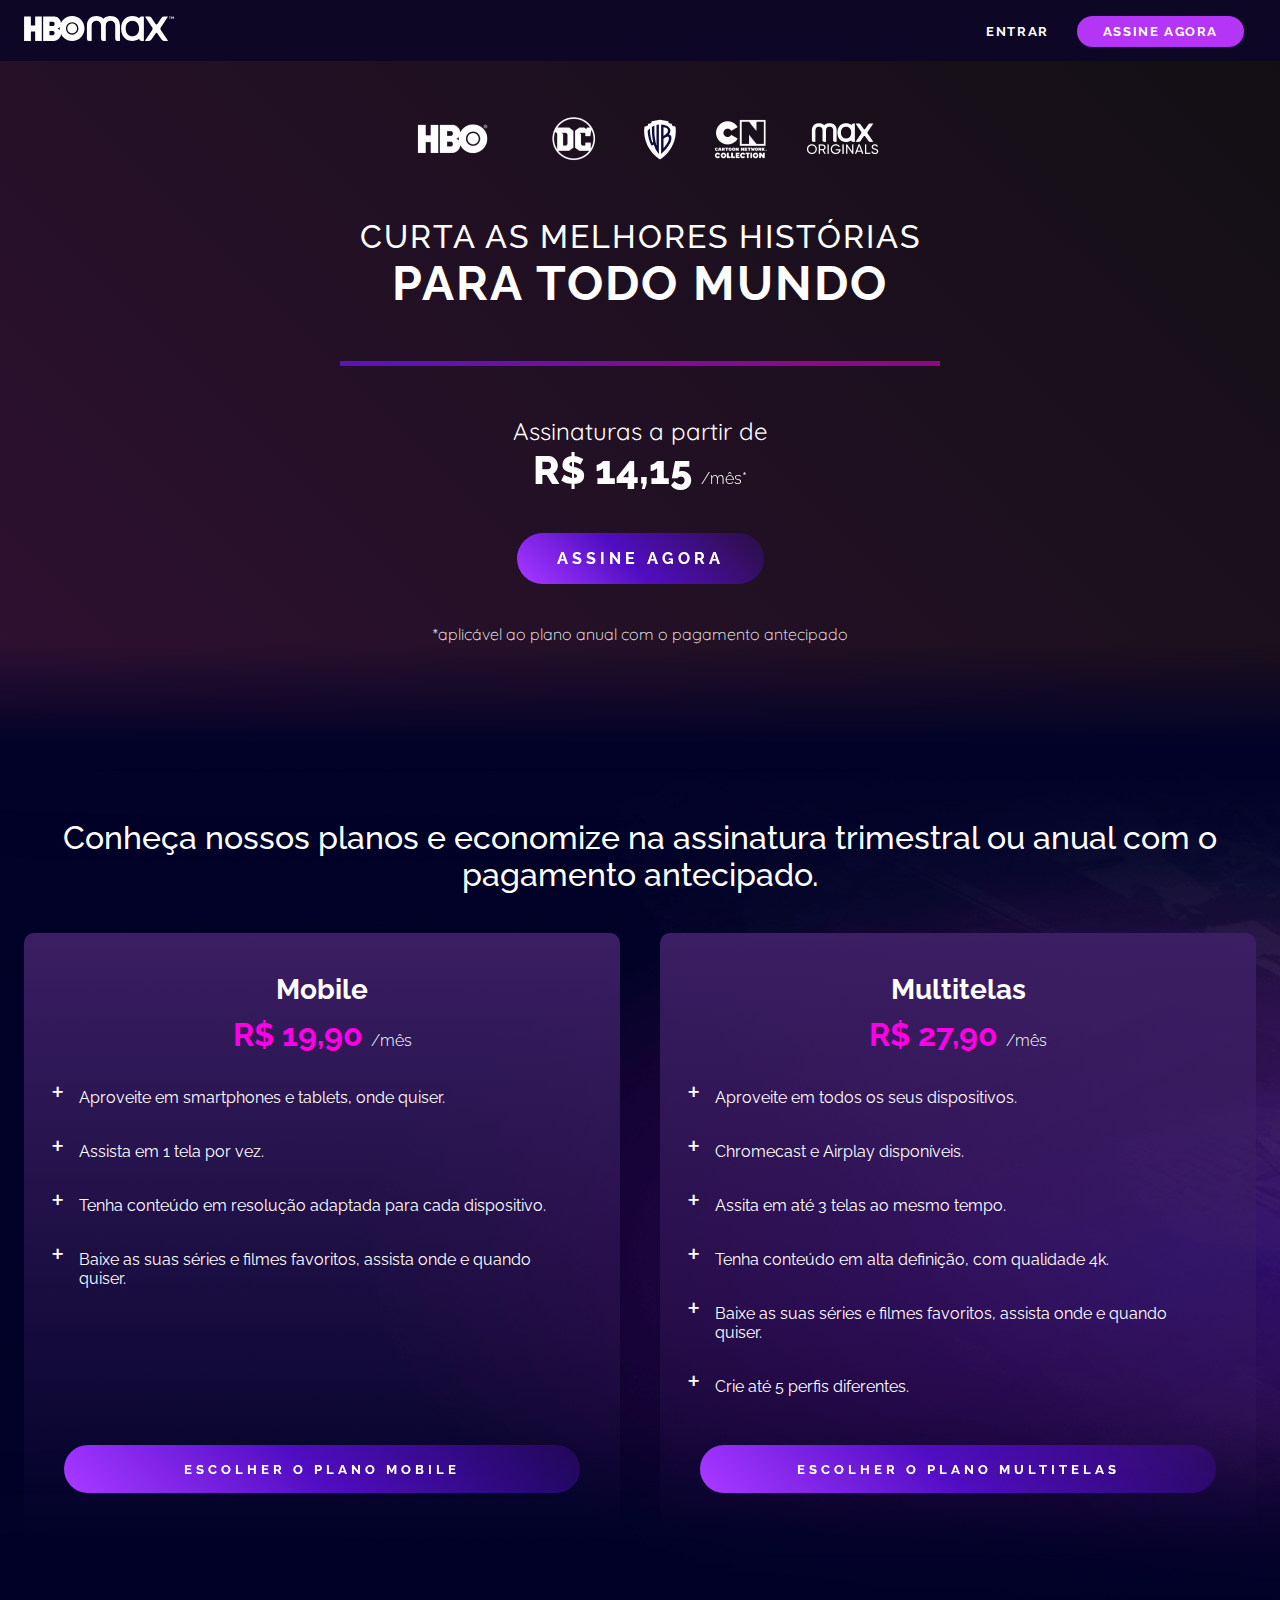
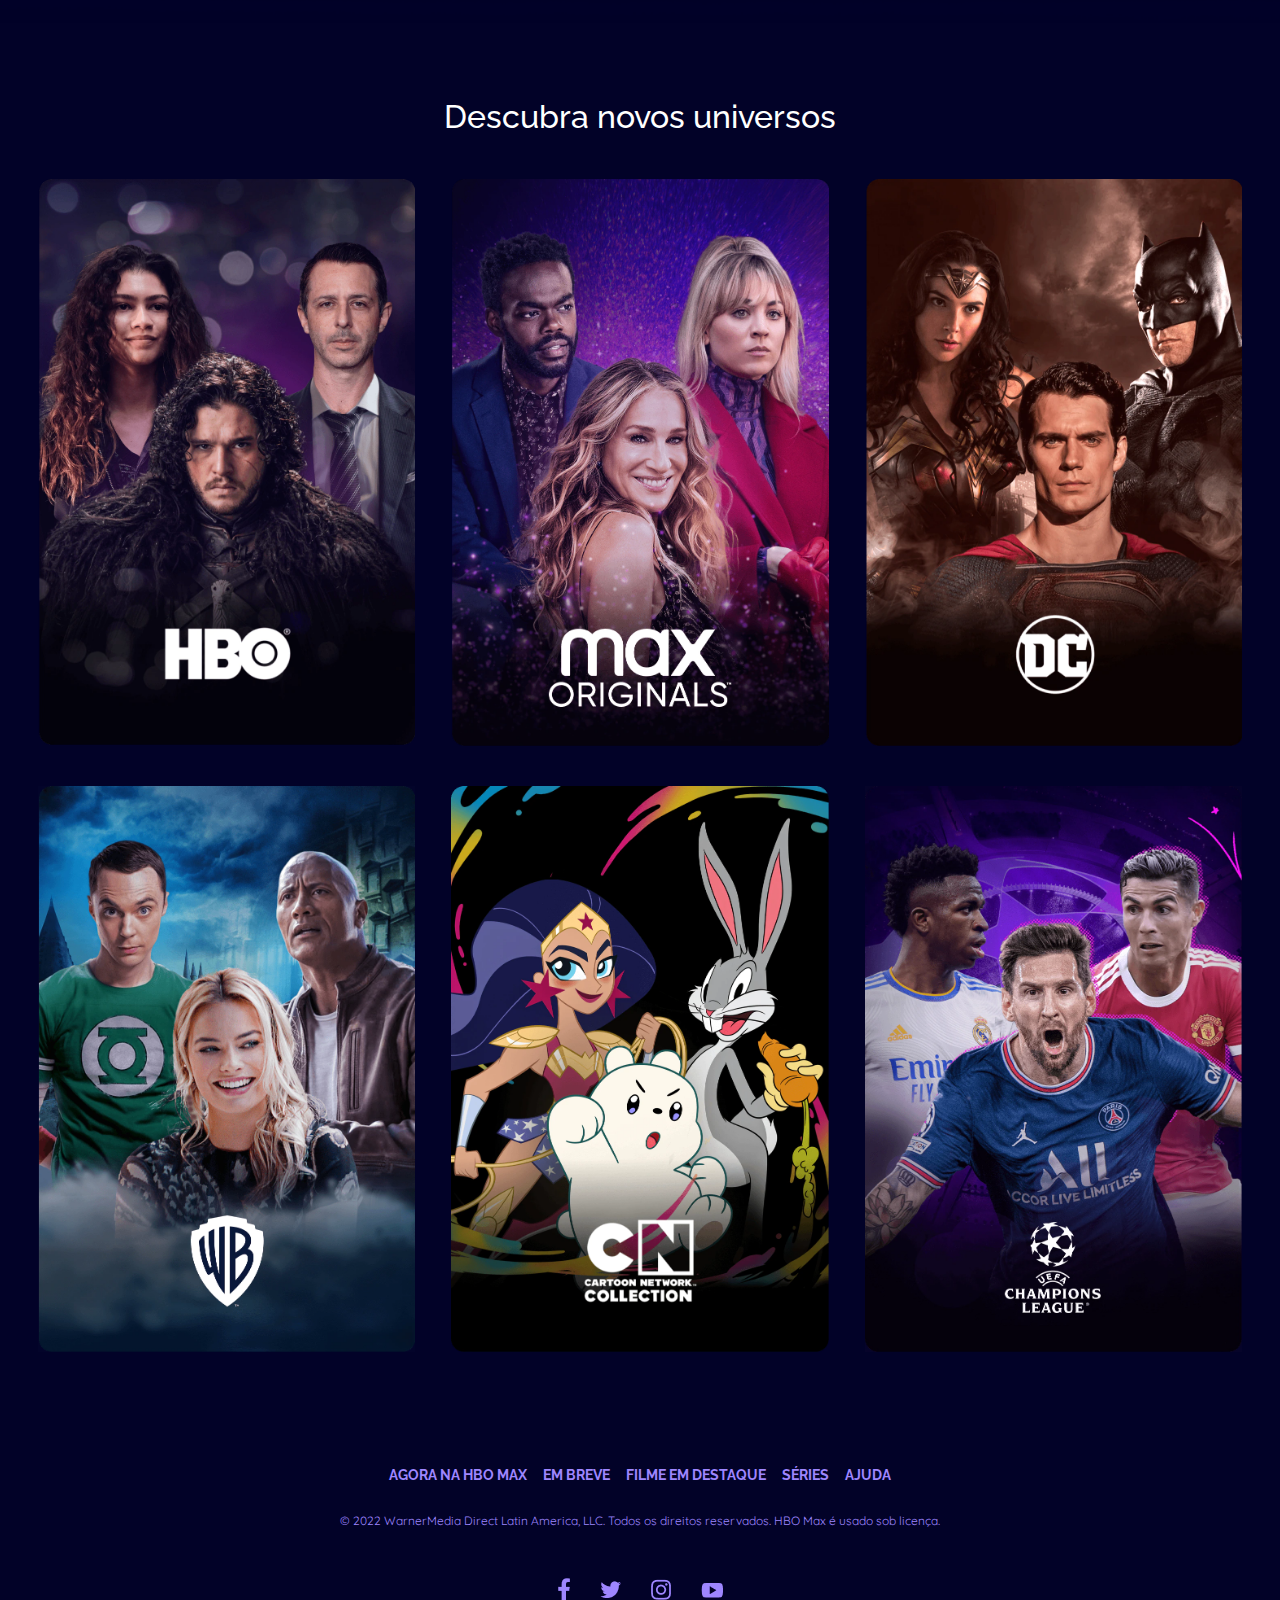
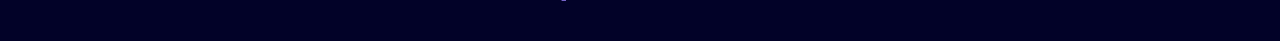
<file: index.html>
<!DOCTYPE html>
<html lang="pt-br">
<head>
    <meta charset="UTF-8">
    <meta name="viewport" content="width=device-width, initial-scale=1.0">
    <link rel="stylesheet" href="./assets/styles/index.css">
    <title>HBO Max</title>
</head>
<body>
    <header>
        <nav class="menu">
            <div class="menu__logo">
                <a href="./index.html">
                    <img src="./assets/images/hbo-logo.svg" alt="Logo da HBO Max">
                </a>
            </div>
            <div class="menu__links">
                <a href="./signin.html" >Entrar</a>
                <a href="#subscribe-now" class="menu__item-button">Assine agora</a>
            </div>
        </nav>
    </header>
    <main>
        <section class="presentation">
            <div class="presentation__channels">
                <img src="./assets/images/hbo.png" alt="Logo tipo do canal HBO">
                <img src="./assets/images/dc.png" alt="Logo tipo da DC comics">
                <img src="./assets/images/wb.png" alt="Logo tipo do cana da Warner Bros">
                <img src="./assets/images/cartoon-network_neutral.png" alt=" Logo tipo do canal Cartoon Network">
                <img src="./assets/images/max_originals.png" alt="Logo tipo da Max Originals">
            </div>
            <div class="presentation__title">
                <h1>
                    <span>CURTA AS MELHORES HISTÓRIAS</span>
                    PARA TODO MUNDO
                </h1>
            </div>
            <div class="divider"></div>
            <div class="presentation__price">
                <div>
                    <p>Assinaturas a partir de </p>
                    <p class="price-offer">R$ 14,15 <span class="small-text">/mês*</span></p>
                </div>
                <a href="#subscribe-now" class="button animated-button small-text" >Assine agora</a>
                <p class="small-text">*aplicável ao plano anual com o pagamento antecipado</p>
            </div>
        </section>
        <section id="subscribe-now" class="subscribe">
            <div>
                <h2 class="subtitle">Conheça nossos planos e economize na assinatura trimestral ou anual com o pagamento antecipado.</h2>
                <div class="subscribe__plans">
                    <div  id="mobile-plan" class="plans__card">
                        <div > 
                            <div  class="subscribe__plan">
                                <h3>Mobile</h3>
                                <p>R$ 19,90  <span class="small-text">/mês</span></p>
                            </div>
                            <ul>
                                <li class="subscribe__benefits">Aproveite em smartphones e tablets, onde quiser.</li>
                                <li class="subscribe__benefits">Assista em 1 tela por vez.</li>
                                <li class="subscribe__benefits">Tenha conteúdo em resolução adaptada para cada dispositivo.</li>
                                <li class="subscribe__benefits">Baixe as suas séries e filmes favoritos, assista onde e quando quiser.</li>
                            </ul>
                        </div>
                        <button class="button">ESCOLHER O PLANO MOBILE</button>
                    </div>
                    <div id="multiscreen-plan" class="plans__card">
                        <div >
                            <div class="subscribe__plan">
                                <h3>Multitelas</h3>
                                <p>R$ 27,90  <span class="small-text">/mês</span></p>
                            </div>
                            <ul>
                                <li class="subscribe__benefits">Aproveite em todos os seus dispositivos.</li>
                                <li class="subscribe__benefits">Chromecast e Airplay disponíveis.</li>
                                <li class="subscribe__benefits">Assita em até 3 telas ao mesmo tempo.</li>
                                <li class="subscribe__benefits">Tenha conteúdo em alta definição, com qualidade 4k.</li>
                                <li class="subscribe__benefits">Baixe as suas séries e filmes favoritos, assista onde e quando quiser.</li>
                                <li class="subscribe__benefits">Crie até 5 perfis diferentes.</li>
                            </ul>
                        </div>
                        <button class="button">ESCOLHER O PLANO MULTITELAS</button>
                    </div>
                </div>
            </div>
        </section>
        <section class="channels">
            <h2 class="subtitle" >Descubra novos universos</h2>
            <div class="channels__cards">
                <div class="cards__info">
                    <img class="cards__image" src="./assets/images/hbo-default_0.webp" alt="imagem com personagens das séries da HBO">
                </div>
                <div class="cards__info">
                    <img class="cards__image" src="./assets/images/MAX-Default.webp" alt="imagem com personagens das séries da Max Originals">
                </div>
                <div class="cards__info">
                    <img class="cards__image" src="./assets/images/DC_Default.webp" alt="imagem com personagens das séries da DC comics">
                </div>
                <div class="cards__info">
                    <img class="cards__image" src="./assets/images/WB-Default.webp" alt="imagem com personagens das séries da Warner Bros">
                </div>
                <div class="cards__info">
                    <img class="cards__image" src="./assets/images/CN-Default.webp" alt="imagem com personagens das séries da Cartoon Network">
                </div>
                <div class="cards__info">
                    <img class="cards__image" src="./assets/images/UCL-Default.webp" alt="imagem com jogados da Champions League">
                </div>
            </div>
        </section>
    </main>
    <footer>
        <div class="footer__links">
            <a href="https://www.hbomax.com/br/pt/sitemap">Agora na HBO Max</a>
            <a href="https://www.hbomax.com/br/pt/coming-soon">Em breve</a>
            <a href="https://www.hbomax.com/br/pt/feature">Filme em destaque</a>
            <a href="https://www.hbomax.com/br/pt/series">Séries</a>
            <a href="https://help.hbomax.com/br">Ajuda</a>
        </div>
        <p class="footer__legal">© 2022 WarnerMedia Direct Latin America, LLC. Todos os direitos reservados. HBO Max é usado sob licença.</p>
        <div class="footer_socials">
            <a href="https://www.facebook.com/HBOMaxBr/" > <img src="./assets/images/fb_0.png" alt="Facebook"> </a>
            <a href="https://twitter.com/HBOMaxBR" > <img src="./assets/images/twitter_0.png" alt="Twitter"> </a>
            <a href="https://www.instagram.com/hbomaxbr/" > <img src="./assets/images/instagram_0.png" alt="Instagram"> </a>
            <a href="https://www.youtube.com/c/hbomaxbr" > <img src="./assets/images/youtube_0.png" alt="Youtube"> </a>
          </div>
    </footer>
</body>
</html>
</file>
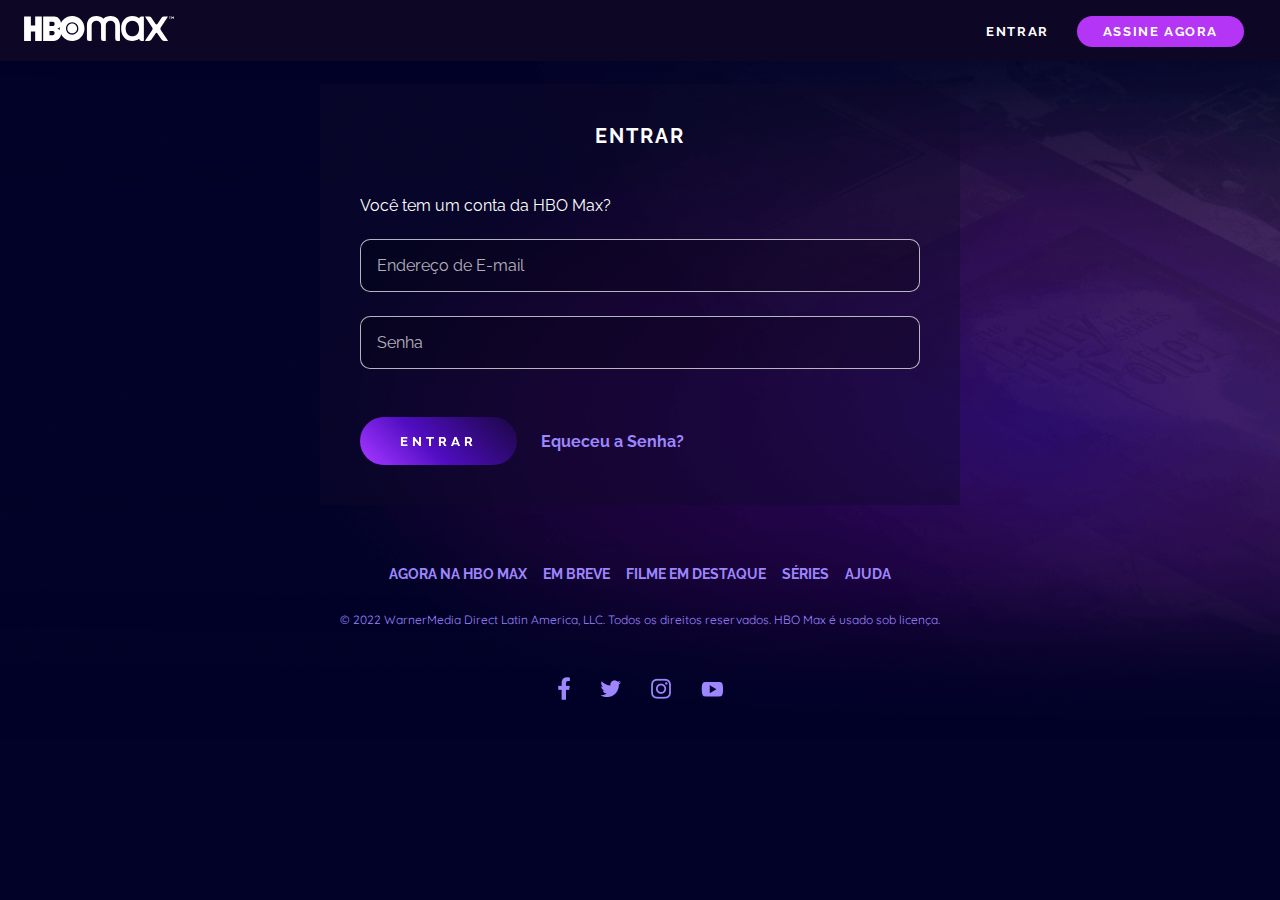
<file: signin.html>
<!DOCTYPE html>
<html lang="pt-br">
<head>
    <meta charset="UTF-8">
    <meta name="viewport" content="width=device-width, initial-scale=1.0">
    <link rel="stylesheet" href="./assets/styles/signin.css">
    <title>HBO Max - Sign in</title>
</head>
<body>
    <header>
        <nav class="menu">
            <div class="menu__logo">
                <a href="./index.html">
                    <img src="./assets/images/hbo-logo.svg" alt="Logo da HBO Max">
                </a>
            </div>
            <div class="menu__links">
                <a href="" >Entrar</a>
                <a href="#subscribe-now" class="menu__item-button">Assine agora</a>
            </div>
        </nav>
    </header>
    <main>
        <form class="signin-form">
            <h1>Entrar</h1>
            <label>Você tem um conta da HBO Max?</label>
            <input class="form__field" type="email" name="email" placeholder="Endereço de E-mail">
            <input class="form__field" type="password" name="password" placeholder="Senha" minlength="8">
            <div class="form__actions">
                <button type="submit" class="button"> Entrar</button>
                <a href="#">Equeceu a Senha?</a>
            </div>
        </form>
    </main>
    <footer>
        <div class="footer__links">
            <a href="https://www.hbomax.com/br/pt/sitemap">Agora na HBO Max</a>
            <a href="https://www.hbomax.com/br/pt/coming-soon">Em breve</a>
            <a href="https://www.hbomax.com/br/pt/feature">Filme em destaque</a>
            <a href="https://www.hbomax.com/br/pt/series">Séries</a>
            <a href="https://help.hbomax.com/br">Ajuda</a>
        </div>
        <p class="footer__legal">© 2022 WarnerMedia Direct Latin America, LLC. Todos os direitos reservados. HBO Max é usado sob licença.</p>
        <div class="footer_socials">
            <a href="https://www.facebook.com/HBOMaxBr/" > <img src="./assets/images/fb_0.png" alt="Facebook"> </a>
            <a href="https://twitter.com/HBOMaxBR" > <img src="./assets/images/twitter_0.png" alt="Twitter"> </a>
            <a href="https://www.instagram.com/hbomaxbr/" > <img src="./assets/images/instagram_0.png" alt="Instagram"> </a>
            <a href="https://www.youtube.com/c/hbomaxbr" > <img src="./assets/images/youtube_0.png" alt="Youtube"> </a>
          </div>
    </footer>
</body>
</html>
</file>
<file: assets/styles/index.css>
@import url(./global.css);

/* presentation */
.presentation{
    display: flex;
    flex-direction: column;
    justify-content: center;
    align-items: center;
    gap: 50px;
    position: relative;

    background: var(--presentation-bg-color-gradient);
    background-size: 500% 500%;
    animation: moving-gradient 15s ease alternate infinite;
}

.presentation__channels{
    display: flex;
    flex-wrap: wrap;
    justify-content: space-around;
    align-items: center;
    gap: 20px;
}

.presentation__title > h1{
    font-size: 3rem;
    letter-spacing: 2px;
}

.presentation__title > h1 > span{
    display: block;
    font-weight: 500;
    font-size: 2rem;
}

.divider{
    width: 70%;
    max-width: 600px;
    height: 5px;
    background: var(--divider-bg-color);
}

.presentation__price{
    font-size: 1.5rem;
    display: flex;
    flex-direction: column;
    align-items: center;
    gap: 40px;
    padding: 0 40px 50px;
}

.price-offer{
    font-family: "Raleway",sans-serif;
    font-size: 2.5rem;
    font-weight: 800;
    filter: brightness(2);
}

.animated-button{
    
    animation: wiggle 2.2s linear infinite;
}

.presentation::after{
    content: "";
    width: 100%;
    position: absolute;
    bottom: 0;
    height: 100px;
    background: linear-gradient(0deg,var(--primary-color), transparent);
}

.subscribe{
    background-image: url(../images/background-movies-series.png);
    background-size: cover;
    position: relative;
}

.subtitle{
    font-size: 2rem;
    font-weight: 500;
}

.subscribe__plans{
    display: flex;
    flex-direction: column;
    gap: 40px;
    align-items: center;

    margin: 40px 0; 
}

.plans__card{
    background: var(--card-bg-color);
    border-radius: 10px;
    display: flex;
    flex-direction: column;
    justify-content: space-between;
    min-height: 600px;
    padding: 40px;
}

.subscribe__plan{
    display: flex;
    flex-direction: column;
    justify-content: center;
    gap: 10px;

    margin-bottom: 20px;
    font-size: 1.5rem;
}

.subscribe__plan > p{
    color: var(--secondary-color);
    font-family: 'Raleway', sans-serif;
    font-weight: 700;
}

.subscribe__benefits{
    text-align: left;
    margin-bottom: 20px;
    list-style: none;
    padding-left: 15px;
}

.subscribe__benefits::marker{
    content: "+";
    font-size: 2rem;
    margin-right: 10px;
    
}

.channels{
    display: flex;
    flex-direction: column;
    align-items: center;
    justify-content: center;
    gap: 30px;

    margin-bottom: 30px;
}

.channels__cards{
    display: grid;
    grid-template-columns: repeat(6, 100%);
    grid-auto-flow: column;
    overflow: auto hidden;
    gap: 32px;
    padding: 12px;
}

.cards__info{
    background-repeat: no-repeat;
    background-size: cover;
    background-position: center;
    border-radius: 16px;
    border: 2px solid transparent;
    transition: transform 1s, background 1s, border 1s;
}

.cards__info:hover{
    transform: scale(1.03);
    border: 2px solid var(--tertiary-color);
}

.cards__info:hover .cards__image{
    opacity: 0;
}

.cards__image{
    width: 100%;
    object-fit: cover;
    object-position: center;
    transition: opacity 2s;
}

/* HBO Content */

.cards__info:nth-child(1):hover {
    background-image: url("../images/hbo-hover_0.webp");
  }
  
  /* Max Originals Content */
  
  .cards__info:nth-child(2):hover {
    background-image: url("../images/MAX-Hover.webp");
  }
  
  /* DC Content */
  
  .cards__info:nth-child(3):hover {
    background-image: url("../images/DC-Hover.webp");
  }
  
  /* WB Content */
  
  .cards__info:nth-child(4):hover {
    background-image: url("../images/WB-Hover.webp");
  }
  
  /* CN Content */
  
  .cards__info:nth-child(5):hover {
    background-image: url("../images/CN-Hover.png");
  }
  
  /* UCL Content */
  
  .cards__info:nth-child(6):hover {
    background-image: url("../images/UCL-Hover.webp");
  }


@media (min-width: 481px){
    .channels__cards{
        grid-template-columns: repeat(2, 1fr);
        grid-auto-flow: row;
    }
}

@media (min-width: 801px){
    .channels__cards{
        grid-template-columns: repeat(3, 1fr);
    }

    .subscribe__plan > p {
        font-size: 2rem;
    }
}

@media (min-width: 1141px ){
    .subscribe__plans{
        flex-direction: row;
        justify-content: center;
        align-items: center;
        perspective: 3000px;
    }
    
    .plans__card{
        transition: transform 1s, opacity 1s, filter 1s;
    }
    #mobile-plan:hover{
        filter: brightness(1.5);
    }

    #mobile-plan:hover + #multiscreen-plan{
        transform: rotateY(-45deg);
        opacity: .5;
        }

    #multiscreen-plan:hover{
        filter: brightness(1.5);
    }

    #mobile-plan:has(+ #multiscreen-plan:hover) {
        transform: rotateY(45deg);
        opacity: .5;
    }

    .subscribe__benefits{
        font-size: 1,75rem;
    }
}

@media (pointer: coarse) {
    .cards__info:hover {
      transform: none;
    }
}

/* animations */
@keyframes moving-gradient{
    0%{
        background-position: 0% 50%;
    }
    50%{
        background-position: 100% 50%;
    }
    100%{
        background-position: 0% 50%;
    }
}

@keyframes wiggle {
    0%,
    10%{
        transform: rotate(0);
    }
    15%{
        transform: rotate(-20deg);
    }
    20%{
        transform: rotate(20deg);
    }
    25%{
        transform: rotate(-15deg);
    }
    30%{
        transform: rotate(15deg);
    }
    35%{
        transform: rotate(-10deg);
    }
    40%{
        transform: rotate(10deg);
    }
    45%,
    100%{
        transform: rotate(0);
    }
}
</file>
<file: assets/styles/signin.css>
@import url(./global.css);

body{
    background-image: url(../images/background-movies-series.png);
    background-repeat: no-repeat;
    background-size: cover;
}



.signin-form{
    display: flex;
    flex-direction: column;
    justify-content: center;
    gap:24px;
    margin: 24px;
    padding: 40px;
    background-color: var(--form-bg-color)
}

.signin-form > h1{
    text-transform: uppercase;
    margin-bottom: 24px;
    font-size: 1.25rem;
    letter-spacing: 2px;
    text-align: center;
}

.form__field{
    background-color: var(--form-field-bg-color);
    border: var(--form-field-border);
    border-radius:10px;
    padding: 16px;
    font-size: 1rem;
}

.form__field::placeholder{
    color: var(--form-field-placeholder);
}

.form__field:invalid{
    border-color: var(--form-field-error);
}

.form__actions{
    display: flex;
    flex-direction: column;
    justify-content: center;
    align-items: flex-start;
    gap: 24px;
    margin-top: 24px;
}

.form__actions > a{
    color: var(--link-color);
    font-weight: 700;
}

@media(min-width: 800px){
    main{
        display: flex;
        align-items: center;
        justify-content: center;
    }

    .signin-form{
        width: 50%;
        max-width: 900px;
    }
    .form__actions{
        flex-direction: row;
        justify-content: left;
        align-items: center;
    }

    .form__field{
        max-width: 100%;
    }
}
</file>
